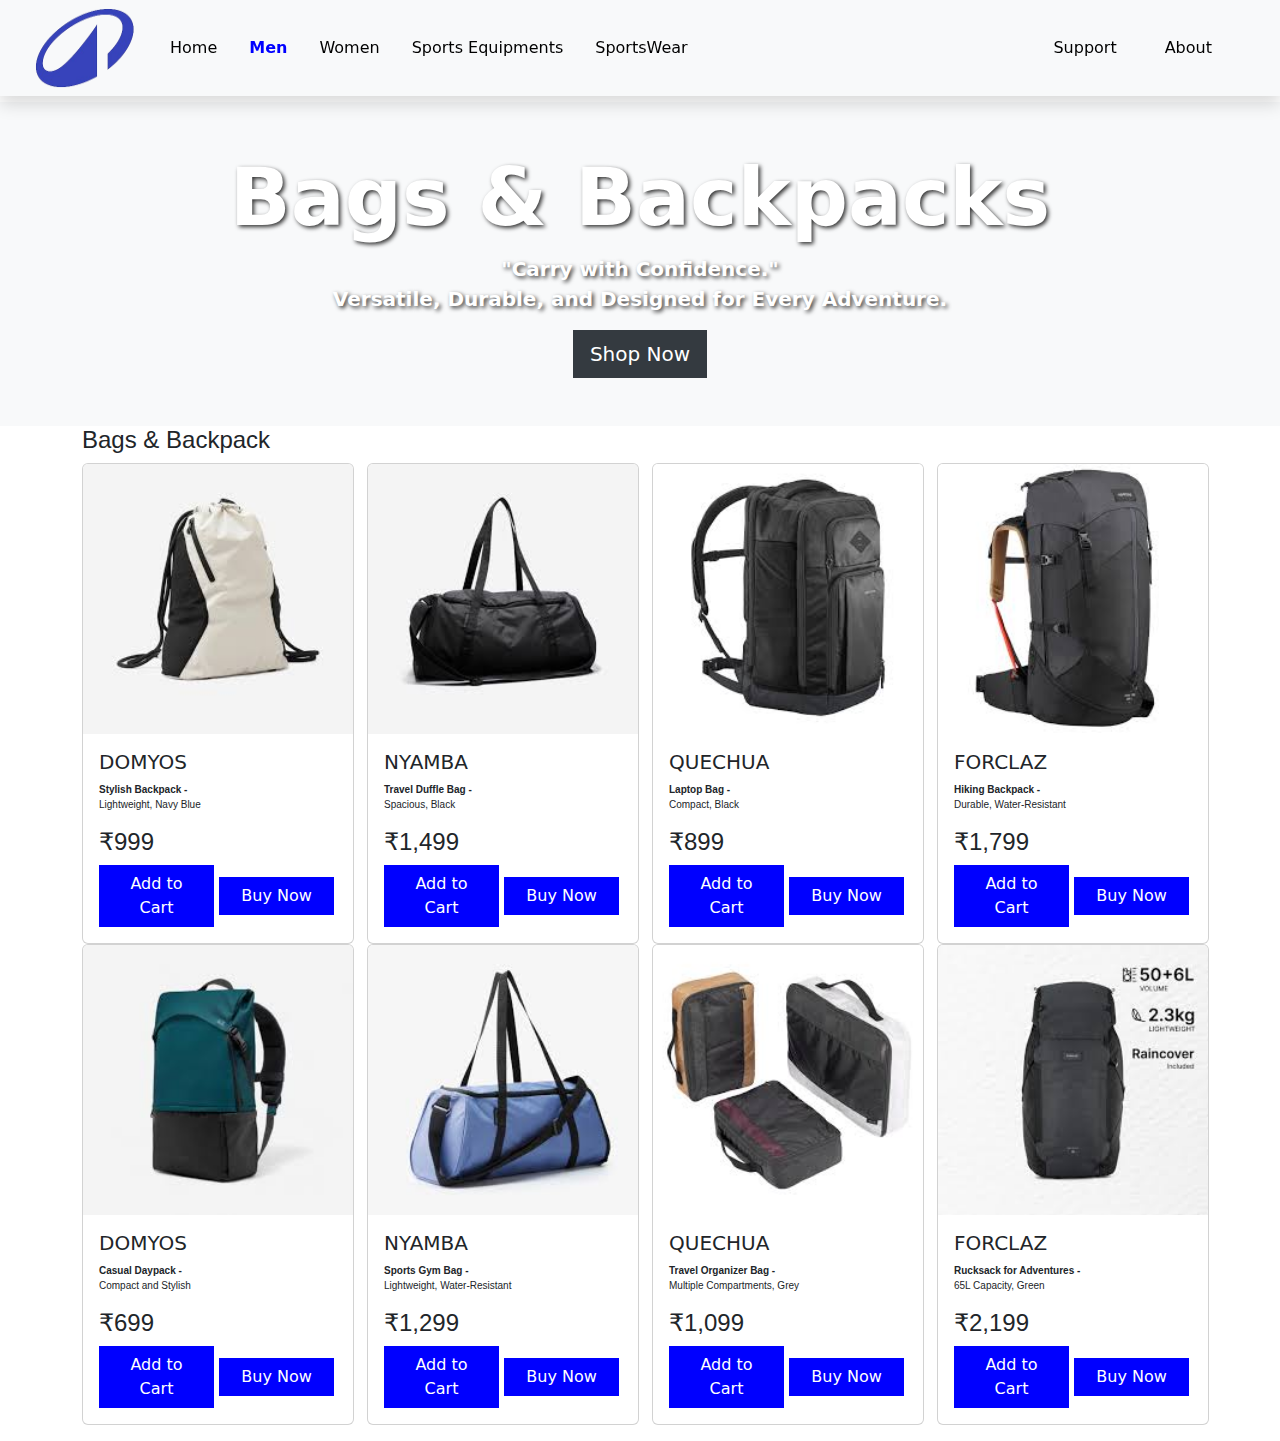
<file: bags.html>
<!DOCTYPE html>
<html lang="en">

<head>
  <meta charset="UTF-8">
  <meta name="viewport" content="width=device-width, initial-scale=1.0">
  <title>shoes</title>
  <link rel="stylesheet" href="./bag.css" />

 <link href="https://cdn.jsdelivr.net/npm/bootstrap@5.3.3/dist/css/bootstrap.min.css" rel="stylesheet"
 integrity="sha384-QWTKZyjpPEjISv5WaRU9OFeRpok6YctnYmDr5pNlyT2bRjXh0JMhjY6hW+ALEwIH" crossorigin="anonymous">
 <script src="https://cdn.jsdelivr.net/npm/@popperjs/core@2.11.6/dist/umd/popper.min.js"></script>
 <script src="https://cdn.jsdelivr.net/npm/bootstrap@5.3.0-alpha1/dist/js/bootstrap.min.js"></script>
 <!-- FontAwesome -->
<link rel="stylesheet" href="https://cdnjs.cloudflare.com/ajax/libs/font-awesome/6.6.0/css/all.min.css"
integrity="sha512-Kc323vGBEqzTmouAECnVceyQqyqdsSiqLQISBL29aUW4U/M7pSPA/gEUZQqv1cwx4OnYxTxve5UMg5GT6L4JJg=="
crossorigin="anonymous" referrerpolicy="no-referrer" />
<link rel="preconnect" href="https://fonts.googleapis.com">
<link rel="preconnect" href="https://fonts.gstatic.com" crossorigin>
<link href="https://fonts.googleapis.com/css2?family=Raleway:wght@100..900&display=swap" rel="stylesheet">

</head>

<body>
  <!-- OUTDOOR SPORTS GEAR -->
  <!-- SPORTS GEAR -->
  <div class="nav">
    <nav class="shadow navbar navbar-expand-lg bg-body-tertiary"
      style=" width: 100%; position: fixed;z-index: 5;background-color: white;">
      <div class="container-fluid">
        <img style="width: 150px; height:80px;" src="./images-removebg-preview (1).png" alt="logo">
        <button class="navbar-toggler" type="button" data-bs-toggle="collapse"
          data-bs-target="#navbarSupportedContent" aria-controls="navbarSupportedContent" aria-expanded="false"
          aria-label="Toggle navigation">
          <span class="navbar-toggler-icon"></span>
        </button>
        <div class="collapse navbar-collapse" id="navbarSupportedContent">
          <ul class="navbar-nav me-auto mb-2 mb-lg-0 align-items-lg-center">
            <li class="nav-item">
              <a class="nav-link active me-3" href="./index.html">Home</a>
            </li>
            <li class="nav-item">
              <a class="nav-link active me-3" style="color: blue; font-weight: 700;" aria-current="page" href="#w">Men</a>
            </li>
            <li class="nav-item">
              <a class="nav-link active me-3" href="./bags.html">Women</a>
            </li>
            <li class="nav-item">
              <a class="nav-link active me-3"  href="./sportsgear.html">Sports Equipments</a>
            </li>
            <li class="nav-item">
              <a class="nav-link active me-3" href="./sportswear.html">SportsWear</a>
            </li>
          </ul>
          <ul class="navbar-nav ms-auto mb-2 mb-lg-0 align-items-lg-center">
            <li class="nav-item me-3">
              <a class="nav-link active me-3" href="./New folder/form.html">Support</a>
            </li>
            <li class="nav-item me-3">
                <a class="nav-link active me-3" href="./about.html">About</a>
            </li>
            <!-- Hide these items below 992px -->
          
            <li class="nav-item me-3 d-none d-lg-block">
                <a href="./add.html" style="text-decoration: none;"><i class="fa-solid fa-cart-shopping fa-lg"></i></a>
            </li>
            <!-- <li class="nav-item me-5 d-none d-lg-block">
              <i class="fa-regular fa-user fa-lg"></i>
            </li> -->
          </ul>

        </div>
      </div>
    </nav>
  </div>
  <!-- banner -->

  <div class="text-center bg-light py-5" id="banner">
    <h1 class="display-1 fw-bold" style="text-shadow: 2px 2px 4px rgba(0, 0, 0, 0.8);">
      Bags & Backpacks
    </h1>
    <p class="lead" style="font-weight: 900; text-shadow: 2px 2px 4px rgba(0, 0, 0, 0.8);">
      "Carry with Confidence."<br>
      Versatile, Durable, and Designed for Every Adventure.
    </p>
    <button
      class="btn rounded-0 btn-lg"
      style="color: white; background-color: #343a40"
    >
      Shop Now
    </button>
  </div>
  
  
  <!-- Clothing 1 -->
  <div class="container">
    <h4 id="sec1">Bags & Backpack</h4>
    <div class="row mb-3">
<!-- Bag 1 -->
<div class="col-lg-3 col-md-6 col-sm-12">
    <div class="card me-2" style="width: 17rem">
      <img
        src="[data-uri]"
        class="card-img-top"
        alt="Stylish Backpack"
      />
      <div class="card-body">
        <h5 class="card-title">DOMYOS</h5>
        <p class="card-text">
          <b>Stylish Backpack -</b><br>Lightweight, Navy Blue
        </p>
        <h4>₹999</h4>
        <a href="#" class="btn rounded-0" id="button1">Add to Cart</a>
        <a href="#" class="btn rounded-0" id="button2">Buy Now</a>
      </div>
    </div>
  </div>
  
  <!-- Bag 2 -->
  <div class="col-lg-3 col-md-6 col-sm-12">
    <div class="card me-2" style="width: 17rem">
      <img
        src="[data-uri]"
        class="card-img-top"
        alt="Travel Duffle Bag"
      />
      <div class="card-body">
        <h5 class="card-title">NYAMBA</h5>
        <p class="card-text">
          <b>Travel Duffle Bag -</b><br>Spacious, Black
        </p>
        <h4>₹1,499</h4>
        <a href="#" class="btn rounded-0" id="button1">Add to Cart</a>
        <a href="#" class="btn rounded-0" id="button2">Buy Now</a>
      </div>
    </div>
  </div>
  
  <!-- Bag 3 -->
  <div class="col-lg-3 col-md-6 col-sm-12">
    <div class="card" style="width: 17rem">
      <img
        src="[data-uri]"
        class="card-img-top"
        alt="Laptop Bag"
      />
      <div class="card-body">
        <h5 class="card-title">QUECHUA</h5>
        <p class="card-text">
          <b>Laptop Bag -</b><br>Compact, Black
        </p>
        <h4>₹899</h4>
        <a href="#" class="btn rounded-0" id="button1">Add to Cart</a>
        <a href="#" class="btn rounded-0" id="button2">Buy Now</a>
      </div>
    </div>
  </div>
  
  <!-- Bag 4 -->
  <div class="col-lg-3 col-md-6 col-sm-12">
    <div class="card" style="width: 17rem">
      <img
        src="[data-uri]"
        class="card-img-top"
        alt="Hiking Backpack"
      />
      <div class="card-body">
        <h5 class="card-title">FORCLAZ</h5>
        <p class="card-text">
          <b>Hiking Backpack -</b><br>Durable, Water-Resistant
        </p>
        <h4>₹1,799</h4>
        <a href="#" class="btn rounded-0" id="button1">Add to Cart</a>
        <a href="#" class="btn rounded-0" id="button2">Buy Now</a>
      </div>
    </div>
  </div>
  <!-- Bag 5 -->
<div class="col-lg-3 col-md-6 col-sm-12">
    <div class="card me-2" style="width: 17rem">
      <img
        src="[data-uri]"
        class="card-img-top"
        alt="Casual Daypack"
      />
      <div class="card-body">
        <h5 class="card-title">DOMYOS</h5>
        <p class="card-text">
          <b>Casual Daypack -</b><br>Compact and Stylish
        </p>
        <h4>₹699</h4>
        <a href="#" class="btn rounded-0" id="button1">Add to Cart</a>
        <a href="#" class="btn rounded-0" id="button2">Buy Now</a>
      </div>
    </div>
  </div>
  
  <!-- Bag 6 -->
  <div class="col-lg-3 col-md-6 col-sm-12">
    <div class="card me-2" style="width: 17rem">
      <img
        src="[data-uri]"
        class="card-img-top"
        alt="Sports Gym Bag"
      />
      <div class="card-body">
        <h5 class="card-title">NYAMBA</h5>
        <p class="card-text">
          <b>Sports Gym Bag -</b><br>Lightweight, Water-Resistant
        </p>
        <h4>₹1,299</h4>
        <a href="#" class="btn rounded-0" id="button1">Add to Cart</a>
        <a href="#" class="btn rounded-0" id="button2">Buy Now</a>
      </div>
    </div>
  </div>
  
  <!-- Bag 7 -->
  <div class="col-lg-3 col-md-6 col-sm-12">
    <div class="card" style="width: 17rem">
      <img
        src="[data-uri]"
        class="card-img-top"
        alt="Travel Organizer Bag"
      />
      <div class="card-body">
        <h5 class="card-title">QUECHUA</h5>
        <p class="card-text">
          <b>Travel Organizer Bag -</b><br>Multiple Compartments, Grey
        </p>
        <h4>₹1,099</h4>
        <a href="#" class="btn rounded-0" id="button1">Add to Cart</a>
        <a href="#" class="btn rounded-0" id="button2">Buy Now</a>
      </div>
    </div>
  </div>
  
  <!-- Bag 8 -->
  <div class="col-lg-3 col-md-6 col-sm-12">
    <div class="card" style="width: 17rem">
      <img
        src="[data-uri]"
        class="card-img-top"
        alt="Rucksack for Adventures"
      />
      <div class="card-body">
        <h5 class="card-title">FORCLAZ</h5>
        <p class="card-text">
          <b>Rucksack for Adventures -</b><br>65L Capacity, Green
        </p>
        <h4>₹2,199</h4>
        <a href="#" class="btn rounded-0" id="button1">Add to Cart</a>
        <a href="#" class="btn rounded-0" id="button2">Buy Now</a>
      </div>
    </div>
  </div>
  




</body>

</html>
</file>
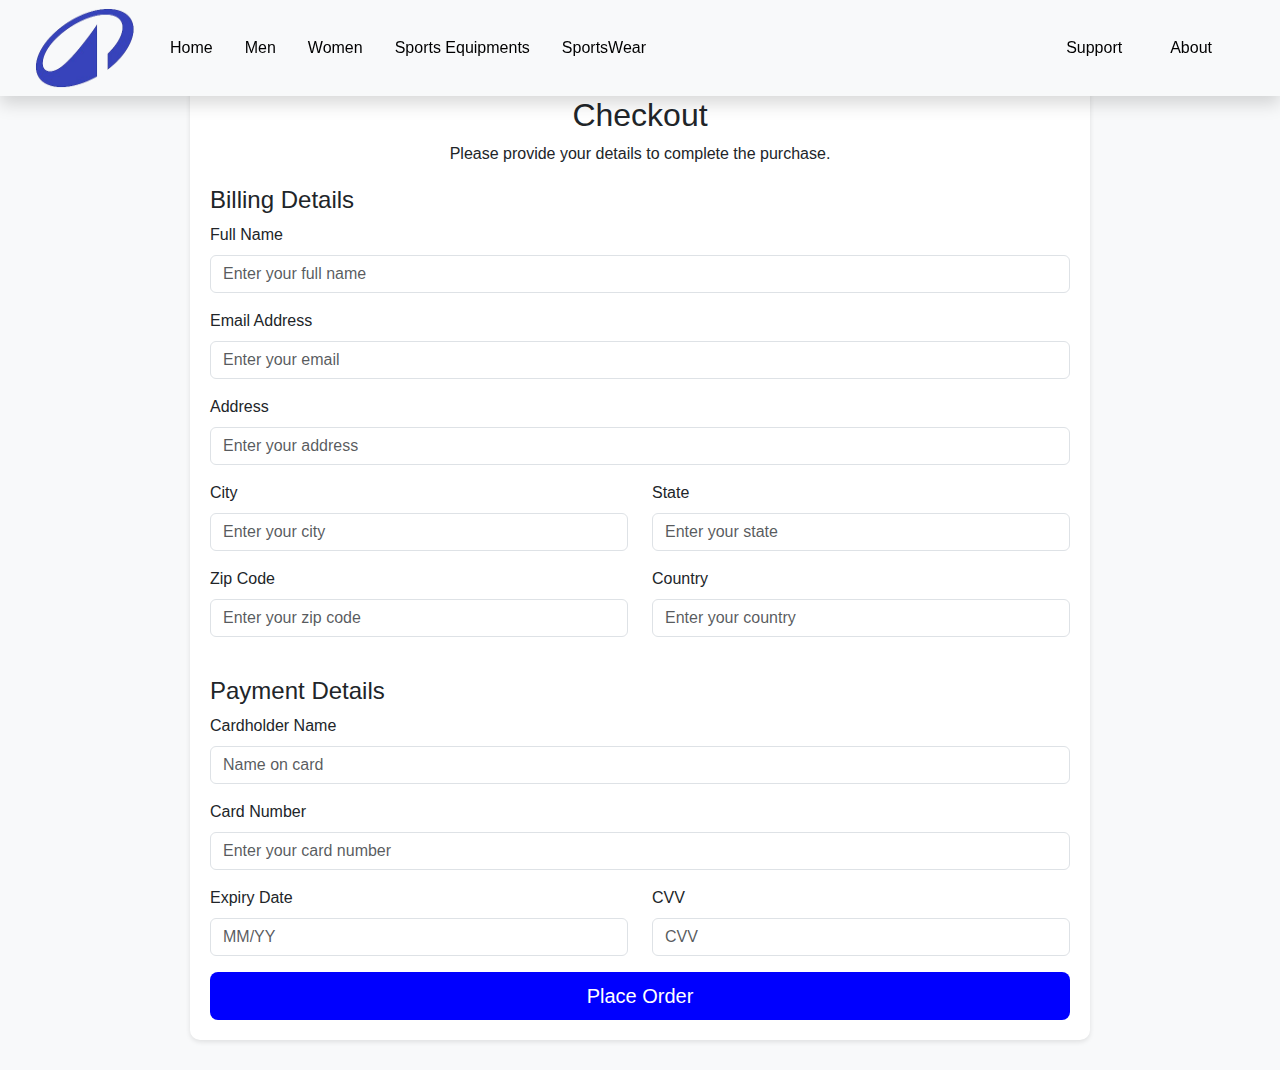
<file: checkout.html>
<!DOCTYPE html>
<html lang="en">
<head>
  <meta charset="UTF-8">
  <meta name="viewport" content="width=device-width, initial-scale=1.0">
  <title>Checkout Page</title>
  <!-- Bootstrap CSS -->
  <link href="https://cdn.jsdelivr.net/npm/bootstrap@5.3.0-alpha3/dist/css/bootstrap.min.css" rel="stylesheet">
  <style>
    body {
      background-color: #f8f9fa;
      font-family: Arial, sans-serif;
    }
    .checkout-container {
      max-width: 900px;
      margin: 30px auto;
      padding: 20px;
      background-color: #fff;
      border-radius: 10px;
      box-shadow: 0 2px 5px rgba(0, 0, 0, 0.1);
    }
    .checkout-header {
      text-align: center;
      margin-bottom: 20px;
    }
    .btn-primary {
      background-color: #007bff;
      border-color: #007bff;
    }
    .btn-primary:hover {
      background-color: #0056b3;
      border-color: #004080;
    }
    .summary {
      border-top: 1px solid #ddd;
      padding-top: 15px;
    }
  </style>
</head>
<body>
  <div class="nav ">
    <nav class="shadow navbar navbar-expand-lg bg-body-tertiary  "
      style=" width: 100%; position: fixed;z-index: 5; background-color: white;">
      <div class="container-fluid">
        <img style="width: 150px; height:80px;" src="./images-removebg-preview (1).png" alt="logo">
        <button class="navbar-toggler" type="button" data-bs-toggle="collapse"
          data-bs-target="#navbarSupportedContent" aria-controls="navbarSupportedContent" aria-expanded="false"
          aria-label="Toggle navigation">
          <span class="navbar-toggler-icon"></span>
        </button>
        <div class="collapse navbar-collapse" id="navbarSupportedContent">
          <ul class="navbar-nav me-auto mb-2 mb-lg-0 align-items-lg-center">
            <li class="nav-item">
              <a class="nav-link active me-3" href="./index.html">Home</a>
            </li>
            <li class="nav-item">
              <a class="nav-link active me-3"  href="./men.html">Men</a>
            </li>
            <li class="nav-item">
              <a class="nav-link active me-3" href="./womens_page.html">Women</a>
            </li>
            <li class="nav-item">
              <a class="nav-link active me-3" href="./fitness.html">Sports Equipments</a>
            </li>
            <li class="nav-item">
              <a class="nav-link active me-3" href="./sportswear.html">SportsWear</a>
            </li>
          </ul>
          <ul class="navbar-nav ms-auto mb-2 mb-lg-0 align-items-lg-center">
            <li class="nav-item me-3">
              <a class="nav-link active me-3" href="./New folder/form.html">Support</a>
            </li>
            <li class="nav-item me-3">
              <a class="nav-link active me-3" href="./about.html">About</a>
            </li>
            <!-- Hide these items below 992px -->
            <li class="nav-item me-3 d-none d-lg-block">
              <!-- <i class="fa-solid fa-cart-shopping fa-lg"></i> -->
            </li>
            <!-- <li class="nav-item me-5 d-none d-lg-block">
              <i class="fa-regular fa-user fa-lg"></i>
            </li> -->
          </ul>

        </div>
      </div>
    </nav>
  </div>
  <div class="checkout-container mt-5 pt-5">
    <div class="checkout-header">
      <h2>Checkout</h2>
      <p>Please provide your details to complete the purchase.</p>
    </div>
    <form>
      <!-- Billing Details -->
      <h4>Billing Details</h4>
      <div class="mb-3">
        <label for="fullName" class="form-label">Full Name</label>
        <input type="text" class="form-control" id="fullName" placeholder="Enter your full name" required>
      </div>
      <div class="mb-3">
        <label for="email" class="form-label">Email Address</label>
        <input type="email" class="form-control" id="email" placeholder="Enter your email" required>
      </div>
      <div class="mb-3">
        <label for="address" class="form-label">Address</label>
        <input type="text" class="form-control" id="address" placeholder="Enter your address" required>
      </div>
      <div class="row">
        <div class="col-md-6 mb-3">
          <label for="city" class="form-label">City</label>
          <input type="text" class="form-control" id="city" placeholder="Enter your city" required>
        </div>
        <div class="col-md-6 mb-3">
          <label for="state" class="form-label">State</label>
          <input type="text" class="form-control" id="state" placeholder="Enter your state" required>
        </div>
      </div>
      <div class="row">
        <div class="col-md-6 mb-3">
          <label for="zip" class="form-label">Zip Code</label>
          <input type="text" class="form-control" id="zip" placeholder="Enter your zip code" required>
        </div>
        <div class="col-md-6 mb-3">
          <label for="country" class="form-label">Country</label>
          <input type="text" class="form-control" id="country" placeholder="Enter your country" required>
        </div>
      </div>

      <!-- Payment Details -->
      <h4 class="mt-4">Payment Details</h4>
      <div class="mb-3">
        <label for="cardName" class="form-label">Cardholder Name</label>
        <input type="text" class="form-control" id="cardName" placeholder="Name on card" required>
      </div>
      <div class="mb-3">
        <label for="cardNumber" class="form-label">Card Number</label>
        <input type="text" class="form-control" id="cardNumber" placeholder="Enter your card number" required>
      </div>
      <div class="row">
        <div class="col-md-6 mb-3">
          <label for="expiryDate" class="form-label">Expiry Date</label>
          <input type="text" class="form-control" id="expiryDate" placeholder="MM/YY" required>
        </div>
        <div class="col-md-6 mb-3">
          <label for="cvv" class="form-label">CVV</label>
          <input type="text" class="form-control" id="cvv" placeholder="CVV" required>
        </div>
      </div>


      <!-- Submit Button -->
      <div class="d-grid gap-2">
        <a href="./success.html" class="btn btn-lg" style="background-color: blue; color: white;">Place Order</a>
      </div>
      

  <!-- Bootstrap JS -->
  <script src="https://cdn.jsdelivr.net/npm/bootstrap@5.3.0-alpha3/dist/js/bootstrap.bundle.min.js"></script>
</body>
</html>
</file>
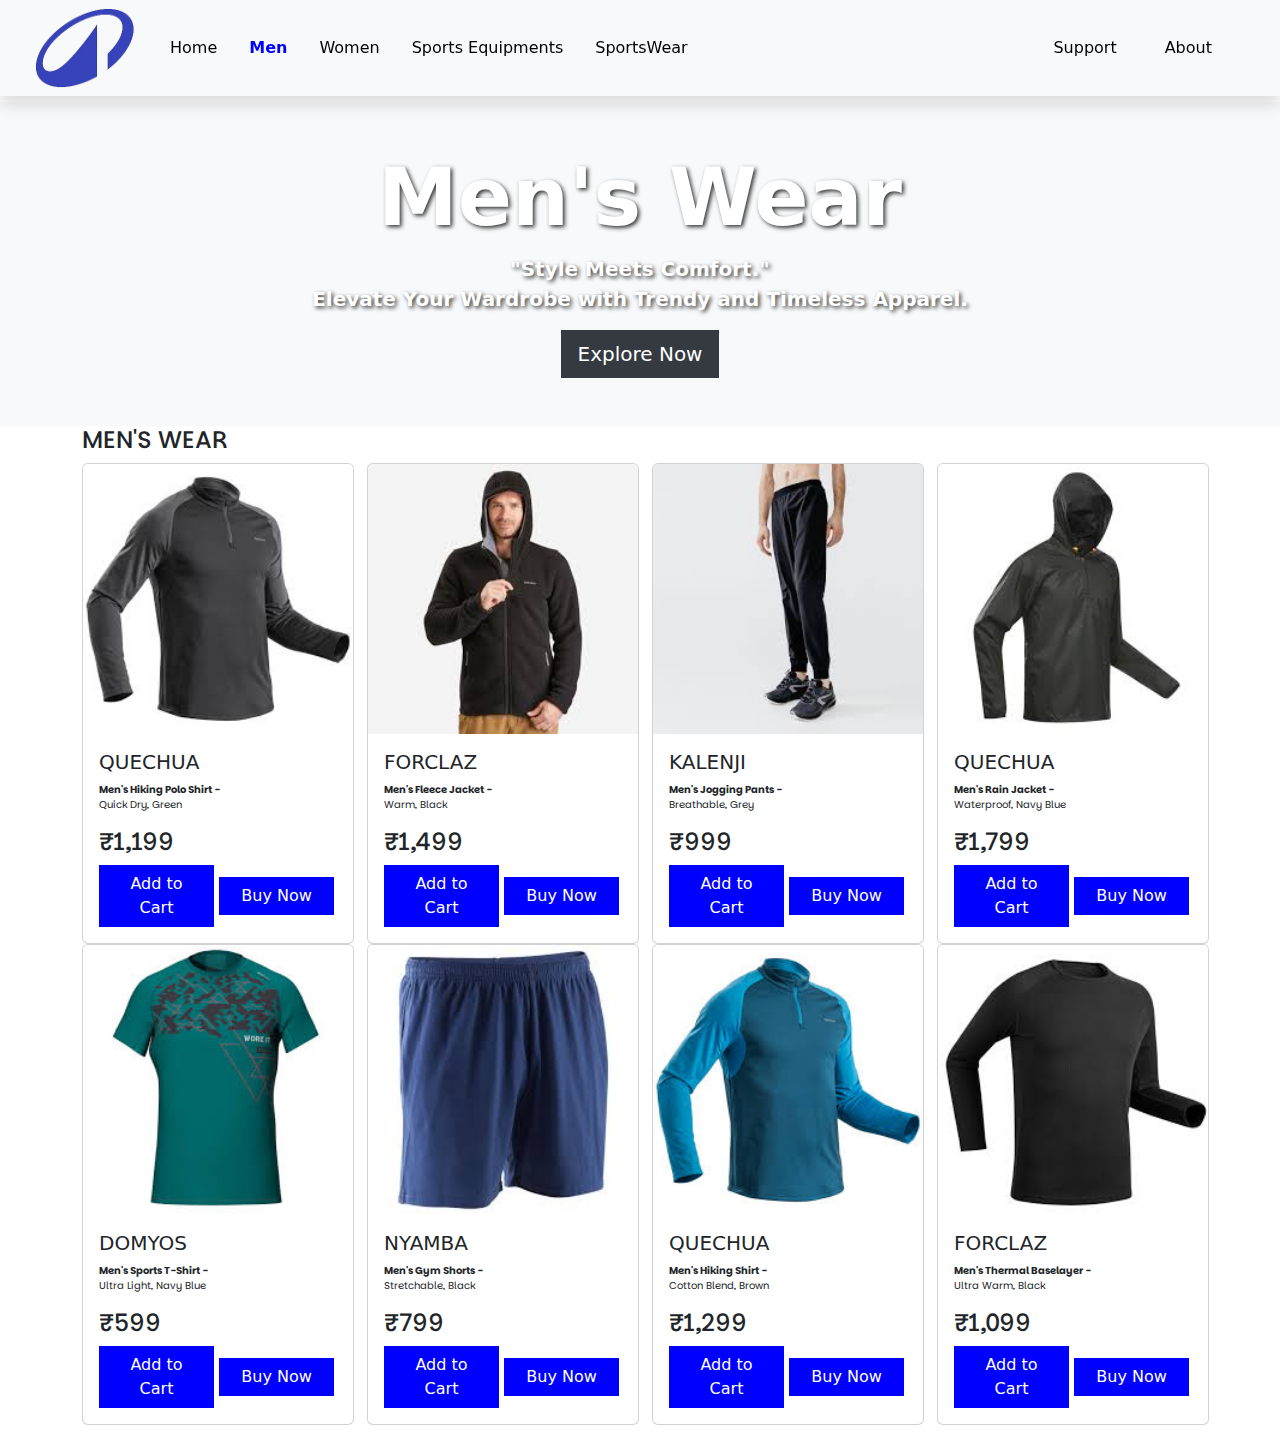
<file: men.html>
<!DOCTYPE html>
<html lang="en">

<head>
  <meta charset="UTF-8">
  <meta name="viewport" content="width=device-width, initial-scale=1.0">
  <title>shoes</title>
  <link rel="stylesheet" href="./men.css" />
   <!-- Bootstrap -->
   <link href="https://cdn.jsdelivr.net/npm/bootstrap@5.3.3/dist/css/bootstrap.min.css" rel="stylesheet"
   integrity="sha384-QWTKZyjpPEjISv5WaRU9OFeRpok6YctnYmDr5pNlyT2bRjXh0JMhjY6hW+ALEwIH" crossorigin="anonymous">
   <script src="https://cdn.jsdelivr.net/npm/@popperjs/core@2.11.6/dist/umd/popper.min.js"></script>
   <script src="https://cdn.jsdelivr.net/npm/bootstrap@5.3.0-alpha1/dist/js/bootstrap.min.js"></script>
   <!-- FontAwesome -->
 <link rel="stylesheet" href="https://cdnjs.cloudflare.com/ajax/libs/font-awesome/6.6.0/css/all.min.css"
 integrity="sha512-Kc323vGBEqzTmouAECnVceyQqyqdsSiqLQISBL29aUW4U/M7pSPA/gEUZQqv1cwx4OnYxTxve5UMg5GT6L4JJg=="
 crossorigin="anonymous" referrerpolicy="no-referrer" />
<link rel="preconnect" href="https://fonts.googleapis.com">
<link rel="preconnect" href="https://fonts.gstatic.com" crossorigin>
<link href="https://fonts.googleapis.com/css2?family=Raleway:wght@100..900&display=swap" rel="stylesheet">
  <!-- bootstrap cdn links -->
  <link href="https://cdn.jsdelivr.net/npm/bootstrap@5.2.3/dist/css/bootstrap.min.css" rel="stylesheet"
    integrity="sha384-rbsA2VBKQhggwzxH7pPCaAqO46MgnOM80zW1RWuH61DGLwZJEdK2Kadq2F9CUG65" crossorigin="anonymous" />

  <script src="https://cdn.jsdelivr.net/npm/@popperjs/core@2.11.8/dist/umd/popper.min.js"></script>
  <script src="https://cdn.jsdelivr.net/npm/bootstrap@5.3.2/dist/js/bootstrap.min.js"></script>


  <!-- google font link -->
  <link rel="preconnect" href="https://fonts.googleapis.com">
  <link rel="preconnect" href="https://fonts.gstatic.com" crossorigin>
  <link
    href="https://fonts.googleapis.com/css2?family=Doto:wght@100..900&family=Host+Grotesk:ital,wght@0,300..800;1,300..800&family=Kablammo&family=Noto+Serif+Telugu:wght@100..900&family=Parkinsans:wght@300..800&display=swap"
    rel="stylesheet">

</head>

<body>
  <!-- OUTDOOR SPORTS GEAR -->
  <!-- SPORTS GEAR -->
  <div class="nav">
    <nav class="shadow navbar navbar-expand-lg bg-body-tertiary"
      style=" width: 100%; position: fixed;z-index: 5;background-color: white;">
      <div class="container-fluid">
        <img style="width: 150px; height:80px;" src="./images-removebg-preview (1).png" alt="logo">
        <button class="navbar-toggler" type="button" data-bs-toggle="collapse"
          data-bs-target="#navbarSupportedContent" aria-controls="navbarSupportedContent" aria-expanded="false"
          aria-label="Toggle navigation">
          <span class="navbar-toggler-icon"></span>
        </button>
        <div class="collapse navbar-collapse" id="navbarSupportedContent">
          <ul class="navbar-nav me-auto mb-2 mb-lg-0 align-items-lg-center">
            <li class="nav-item">
              <a class="nav-link active me-3" href="./index.html">Home</a>
            </li>
            <li class="nav-item">
              <a class="nav-link active me-3" style="color: blue; font-weight: 700;" aria-current="page" href="#w">Men</a>
            </li>
            <li class="nav-item">
              <a class="nav-link active me-3" href="./womens_page.html">Women</a>
            </li>
            <li class="nav-item">
              <a class="nav-link active me-3"  href="./sportsgear.html">Sports Equipments</a>
            </li>
            <li class="nav-item">
              <a class="nav-link active me-3" href="./sportswear.html">SportsWear</a>
            </li>
          </ul>
          <ul class="navbar-nav ms-auto mb-2 mb-lg-0 align-items-lg-center">
            <li class="nav-item me-3">
              <a class="nav-link active me-3" href="./New folder/form.html">Support</a>
            </li>
            <li class="nav-item me-3">
              <a class="nav-link active me-3" href="./about.html">About</a>
            </li>
            <!-- Hide these items below 992px -->
          
            <li class="nav-item me-3 d-none d-lg-block">
              <a href="./add.html" style="text-decoration: none;"><i class="fa-solid fa-cart-shopping fa-lg"></i></a>
            </li>
            <!-- <li class="nav-item me-5 d-none d-lg-block">
              <i class="fa-regular fa-user fa-lg"></i>
            </li> -->
          </ul>

        </div>
      </div>
    </nav>
  </div>
  <!-- banner -->

  <div class="text-center bg-light py-5" id="banner">
    <h1 class="display-1 fw-bold" style="text-shadow: 2px 2px 4px rgba(0, 0, 0, 0.8);">
      Men's Wear
    </h1>
    <p class="lead" style="font-weight: 900; text-shadow: 2px 2px 4px rgba(0, 0, 0, 0.8);">
      "Style Meets Comfort."<br>
      Elevate Your Wardrobe with Trendy and Timeless Apparel.
    </p>
    <button
      class="btn rounded-0 btn-lg"
      style="color: white; background-color: #343a40"
    >
      Explore Now
    </button>
  </div>
  
  <!-- Clothing 1 -->
  <div class="container">
    <h4 id="sec1">MEN'S WEAR</h4>
    <div class="row mb-3">
    <div class="col-lg-3 col-md-6 col-sm-12">
      <div class="card me-2" style="width: 17rem">
        <img
          src="[data-uri]"
          class="card-img-top" alt="Men's Polo Shirt" />
        <div class="card-body">
          <h5 class="card-title">QUECHUA</h5>
          <p class="card-text">
            <b>Men's Hiking Polo Shirt -</b><br>Quick Dry, Green
          </p>
          <h4>₹1,199</h4>
          <a href="./add.html" class="btn rounded-0" id="button1">Add to Cart</a>
          <a href="./checkout.html" class="btn rounded-0" id="button2">Buy Now</a>
        </div>
      </div>
    </div>

    <!-- Clothing 2 -->
    <div class="col-lg-3 col-md-6 col-sm-12">
      <div class="card me-2" style="width: 17rem">
        <img
          src="[data-uri]"
          class="card-img-top" alt="Men's Fleece Jacket" />
        <div class="card-body">
          <h5 class="card-title">FORCLAZ</h5>
          <p class="card-text">
            <b>Men's Fleece Jacket -</b><br>Warm, Black
          </p>
          <h4>₹1,499</h4>
          <a href="./add.html" class="btn rounded-0" id="button1">Add to Cart</a>
          <a href="./checkout.html" class="btn rounded-0" id="button2">Buy Now</a>
        </div>
      </div>
    </div>

    <!-- Clothing 3 -->
    <div class="col-lg-3 col-md-6 col-sm-12">
      <div class="card" style="width: 17rem">
        <img
          src="[data-uri]"
          class="card-img-top" alt="Men's Jogging Pants" />
        <div class="card-body">
          <h5 class="card-title">KALENJI</h5>
          <p class="card-text">
            <b>Men's Jogging Pants -</b><br>Breathable, Grey
          </p>
          <h4>₹999</h4>
          <a href="./add.html" class="btn rounded-0" id="button1">Add to Cart</a>
          <a href="./checkout.html" class="btn rounded-0" id="button2">Buy Now</a>
        </div>
      </div>
    </div>

    <!-- Clothing 4 -->
    <div class="col-lg-3 col-md-6 col-sm-12">
      <div class="card" style="width: 17rem">
        <img
          src="[data-uri]"
          class="card-img-top" alt="Men's Rain Jacket" />
        <div class="card-body">
          <h5 class="card-title">QUECHUA</h5>
          <p class="card-text">
            <b>Men's Rain Jacket -</b><br>Waterproof, Navy Blue
          </p>
          <h4>₹1,799</h4>
          <a href="./add.html" class="btn rounded-0" id="button1">Add to Cart</a>
          <a href="./checkout.html" class="btn rounded-0" id="button2">Buy Now</a>
        </div>
      </div>
    </div>
    <!-- Clothing 5 -->
    <div class="col-lg-3 col-md-6 col-sm-12">
      <div class="card me-2" style="width: 17rem">
        <img
          src="[data-uri]"
          class="card-img-top" alt="Men's Sports T-Shirt" />
        <div class="card-body">
          <h5 class="card-title">DOMYOS</h5>
          <p class="card-text">
            <b>Men's Sports T-Shirt -</b><br>Ultra Light, Navy Blue
          </p>
          <h4>₹599</h4>
          <a href="./add.html" class="btn rounded-0" id="button1">Add to Cart</a>
          <a href="./checkout.html" class="btn rounded-0" id="button2">Buy Now</a>
        </div>
      </div>
    </div>

    <!-- Clothing 6 -->
    <div class="col-lg-3 col-md-6 col-sm-12">
      <div class="card me-2" style="width: 17rem">
        <img
          src="[data-uri]"
          class="card-img-top" alt="Men's Shorts" />
        <div class="card-body">
          <h5 class="card-title">NYAMBA</h5>
          <p class="card-text">
            <b>Men's Gym Shorts -</b><br>Stretchable, Black
          </p>
          <h4>₹799</h4>
          <a href="./add.html" class="btn rounded-0" id="button1">Add to Cart</a>
          <a href="./checkout.html" class="btn rounded-0" id="button2">Buy Now</a>
        </div>
      </div>
    </div>

    <!-- Clothing 7 -->
    <div class="col-lg-3 col-md-6 col-sm-12">
      <div class="card" style="width: 17rem">
        <img
          src="[data-uri]"
          class="card-img-top" alt="Men's Cotton Shirt" />
        <div class="card-body">
          <h5 class="card-title">QUECHUA</h5>
          <p class="card-text">
            <b>Men's Hiking Shirt -</b><br>Cotton Blend, Brown
          </p>
          <h4>₹1,299</h4>
          <a href="./add.html" class="btn rounded-0" id="button1">Add to Cart</a>
          <a href="./checkout.html" class="btn rounded-0" id="button2">Buy Now</a>
        </div>
      </div>
    </div>

    <!-- Clothing 8 -->
    <div class="col-lg-3 col-md-6 col-sm-12">
      <div class="card" style="width: 17rem">
        <img
          src="[data-uri]"
          class="card-img-top" alt="Men's Thermal Baselayer" />
        <div class="card-body">
          <h5 class="card-title">FORCLAZ</h5>
          <p class="card-text">
            <b>Men's Thermal Baselayer -</b><br>Ultra Warm, Black
          </p>
          <h4>₹1,099</h4>
          <a href="./add.html" class="btn rounded-0" id="button1">Add to Cart</a>
          <a href="./checkout.html" class="btn rounded-0" id="button2">Buy Now</a>
        </div>
      </div>
    </div>

    </div>
  </div>






</body>

</html>
</file>
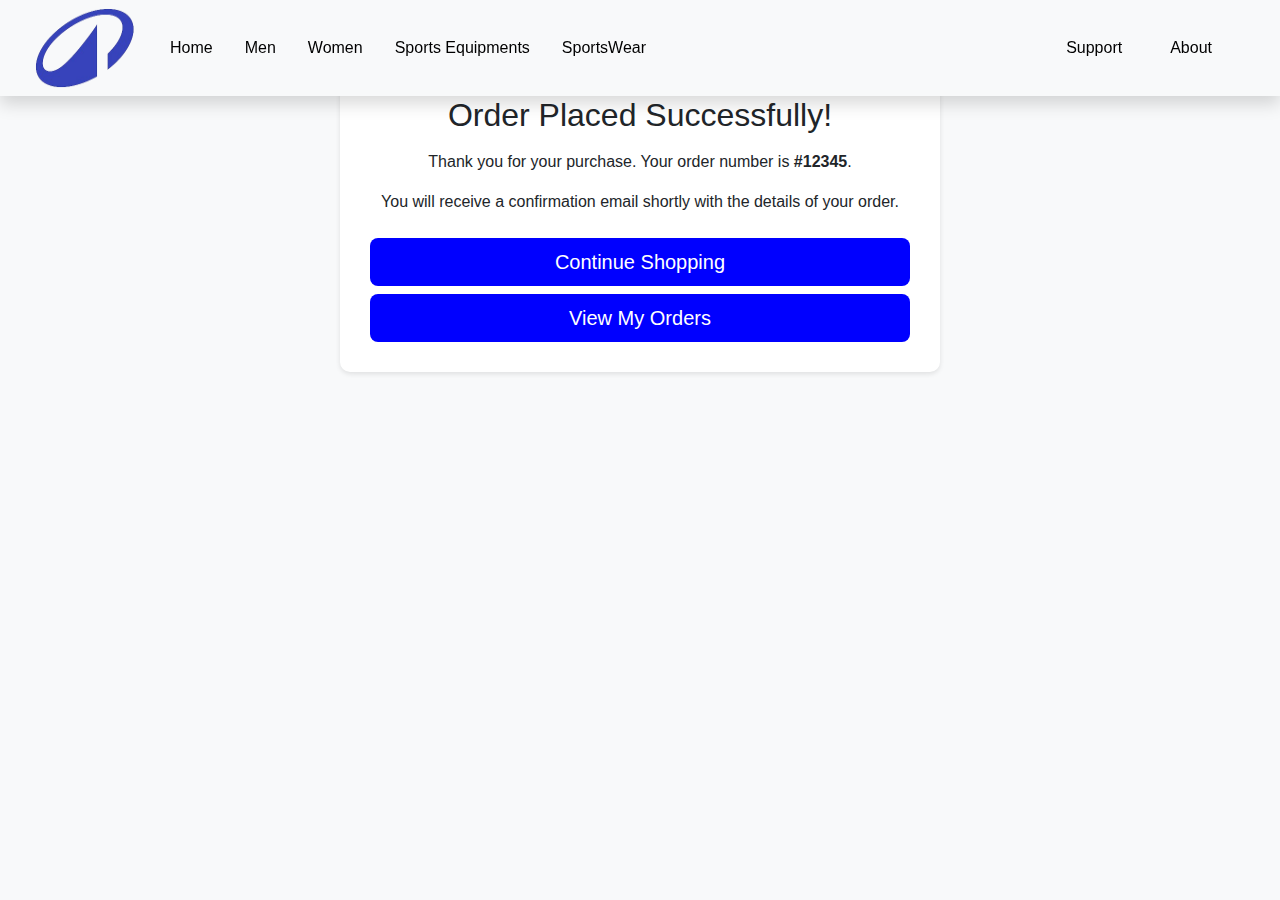
<file: success.html>
<!DOCTYPE html>
<html lang="en">
<head>
  <meta charset="UTF-8">
  <meta name="viewport" content="width=device-width, initial-scale=1.0">
  <title>Order Confirmation</title>
  <!-- Bootstrap CSS -->
  <link href="https://cdn.jsdelivr.net/npm/bootstrap@5.3.0-alpha3/dist/css/bootstrap.min.css" rel="stylesheet">
  <style>
    body {
      background-color: #f8f9fa;
      font-family: Arial, sans-serif;
    }
    .confirmation-container {
      max-width: 600px;
      margin: 50px auto;
      padding: 30px;
      background-color: #fff;
      border-radius: 10px;
      box-shadow: 0 2px 5px rgba(0, 0, 0, 0.1);
      text-align: center;
    }
    .confirmation-icon {
      font-size: 60px;
      color: #28a745;
    }
    .btn-primary {
      background-color: #007bff;
      border-color: #007bff;
    }
    .btn-primary:hover {
      background-color: #0056b3;
      border-color: #004080;
    }
  </style>
</head>
<body>
  <div class="nav ">
    <nav class="shadow navbar navbar-expand-lg bg-body-tertiary  "
      style=" width: 100%; position: fixed;z-index: 5; background-color: white;">
      <div class="container-fluid">
        <img style="width: 150px; height:80px;" src="./images-removebg-preview (1).png" alt="logo">
        <button class="navbar-toggler" type="button" data-bs-toggle="collapse"
          data-bs-target="#navbarSupportedContent" aria-controls="navbarSupportedContent" aria-expanded="false"
          aria-label="Toggle navigation">
          <span class="navbar-toggler-icon"></span>
        </button>
        <div class="collapse navbar-collapse" id="navbarSupportedContent">
          <ul class="navbar-nav me-auto mb-2 mb-lg-0 align-items-lg-center">
            <li class="nav-item">
              <a class="nav-link active me-3" href="./index.html">Home</a>
            </li>
            <li class="nav-item">
              <a class="nav-link active me-3"  href="./men.html">Men</a>
            </li>
            <li class="nav-item">
              <a class="nav-link active me-3" href="./womens_page.html">Women</a>
            </li>
            <li class="nav-item">
              <a class="nav-link active me-3" href="./fitness.html">Sports Equipments</a>
            </li>
            <li class="nav-item">
              <a class="nav-link active me-3" href="./sportswear.html">SportsWear</a>
            </li>
          </ul>
          <ul class="navbar-nav ms-auto mb-2 mb-lg-0 align-items-lg-center">
            <li class="nav-item me-3">
              <a class="nav-link active me-3" href="./New folder/form.html">Support</a>
            </li>
            <li class="nav-item me-3">
              <a class="nav-link active me-3" href="./about.html">About</a>
            </li>
            <!-- Hide these items below 992px -->
            <li class="nav-item me-3 d-none d-lg-block">
              <a href="./add.html" style="text-decoration: none;"><i class="fa-solid fa
                -cart-shopping fa-lg"></i></a>
            </li>
            <!-- <li class="nav-item me-5 d-none d-lg-block">
              <i class="fa-regular fa-user fa-lg"></i>
            </li> -->
          </ul>

        </div>
      </div>
    </nav>
  </div>
  <div class="confirmation-container mt-5 pt-5">
    <div class="confirmation-icon">
      <i class="bi bi-check-circle-fill"></i>
    </div>
    <h2>Order Placed Successfully!</h2>
    <p class="mt-3">Thank you for your purchase. Your order number is <strong>#12345</strong>.</p>
    <p class="mb-4">You will receive a confirmation email shortly with the details of your order.</p>
    <div class="d-grid gap-2">
      <a href="./fitness.html" class="btn  btn-lg"  style="background-color: blue; color:white;">Continue Shopping</a>
      <a href="./checkout.html" class="btn  btn-lg"  style="background-color: blue; color:white;">View My Orders</a>
    </div>
  </div>

  <!-- Bootstrap JS -->
  <script src="https://cdn.jsdelivr.net/npm/bootstrap@5.3.0-alpha3/dist/js/bootstrap.bundle.min.js"></script>
</body>
</html>
</file>
<file: bag.css>
h4, .card-text{
    font-family: "Parkinsans", sans-serif;
    /* font-optical-sizing: auto; */
    /* font-weight: ; */
    /* font-style: normal; */
    font-size:10px
  }
  
  #button1, #button2{
      background-color: blue;
      color:white;
      width:115px;
  
  }
  
  #button1:hover{
      color:blue;
      background-color: white;
      border:1px solid blue;
      font-weight: 500;
  }
  #button2:hover{
      color:blue;
      background-color: white;
      border:1px solid blue;
      font-weight: 500;
  }
  
  .card:hover{
    border: 1px solid black;
    background-color: rgba(128, 128, 128, 0.1);
    box-shadow: 1px 5px 3px 1px rgba(0, 0, 0, 0.6);
  
  }
  
  #button3 {
      background-color: blue;
      color:white;
      width:115px;
  
  }
  #button3:hover{
      color:blue;
      background-color: white;
      border:1px solid blue;
      font-weight: 500;
      
  }
  
  #dropbox{
      background-color: blue;
  }
  
  #dropitem{
      color:white;
  }
  #dropitem:hover{
      color:blue;
  }
  
  #banner{
      margin-top: 8%;
      background-image: url(https://img.freepik.com/premium-photo/tennis-ball-water-with-racket-tennis-balls_854727-146842.jpg);
      background-repeat: no-repeat;
      background-size: cover;
      color:white;
      
  }
</file>
<file: men.css>
h4, .card-text{
    font-family: "Parkinsans", sans-serif;
    /* font-optical-sizing: auto; */
    /* font-weight: ; */
    /* font-style: normal; */
    font-size:10px
  }
  
  #button1, #button2{
      background-color: blue;
      color:white;
      width:115px;
  
  }
  
  #button1:hover{
      color:blue;
      background-color: white;
      border:1px solid blue;
      font-weight: 500;
  }
  #button2:hover{
      color:blue;
      background-color: white;
      border:1px solid blue;
      font-weight: 500;
  }
  
  .card:hover{
    border: 1px solid black;
    background-color: rgba(128, 128, 128, 0.1);
    box-shadow: 1px 5px 3px 1px rgba(0, 0, 0, 0.6);
  
  }
  
  #button3 {
      background-color: blue;
      color:white;
      width:115px;
  
  }
  #button3:hover{
      color:blue;
      background-color: white;
      border:1px solid blue;
      font-weight: 500;
      
  }
  
  #dropbox{
      background-color: blue;
  }
  
  #dropitem{
      color:white;
  }
  #dropitem:hover{
      color:blue;
  }
  
  #banner{
      margin-top: 8%;
      background-image: url(https://img.freepik.com/premium-photo/tennis-ball-water-with-racket-tennis-balls_854727-146842.jpg);
      background-repeat: no-repeat;
      background-size: cover;
      color:white;
      
  }
</file>
